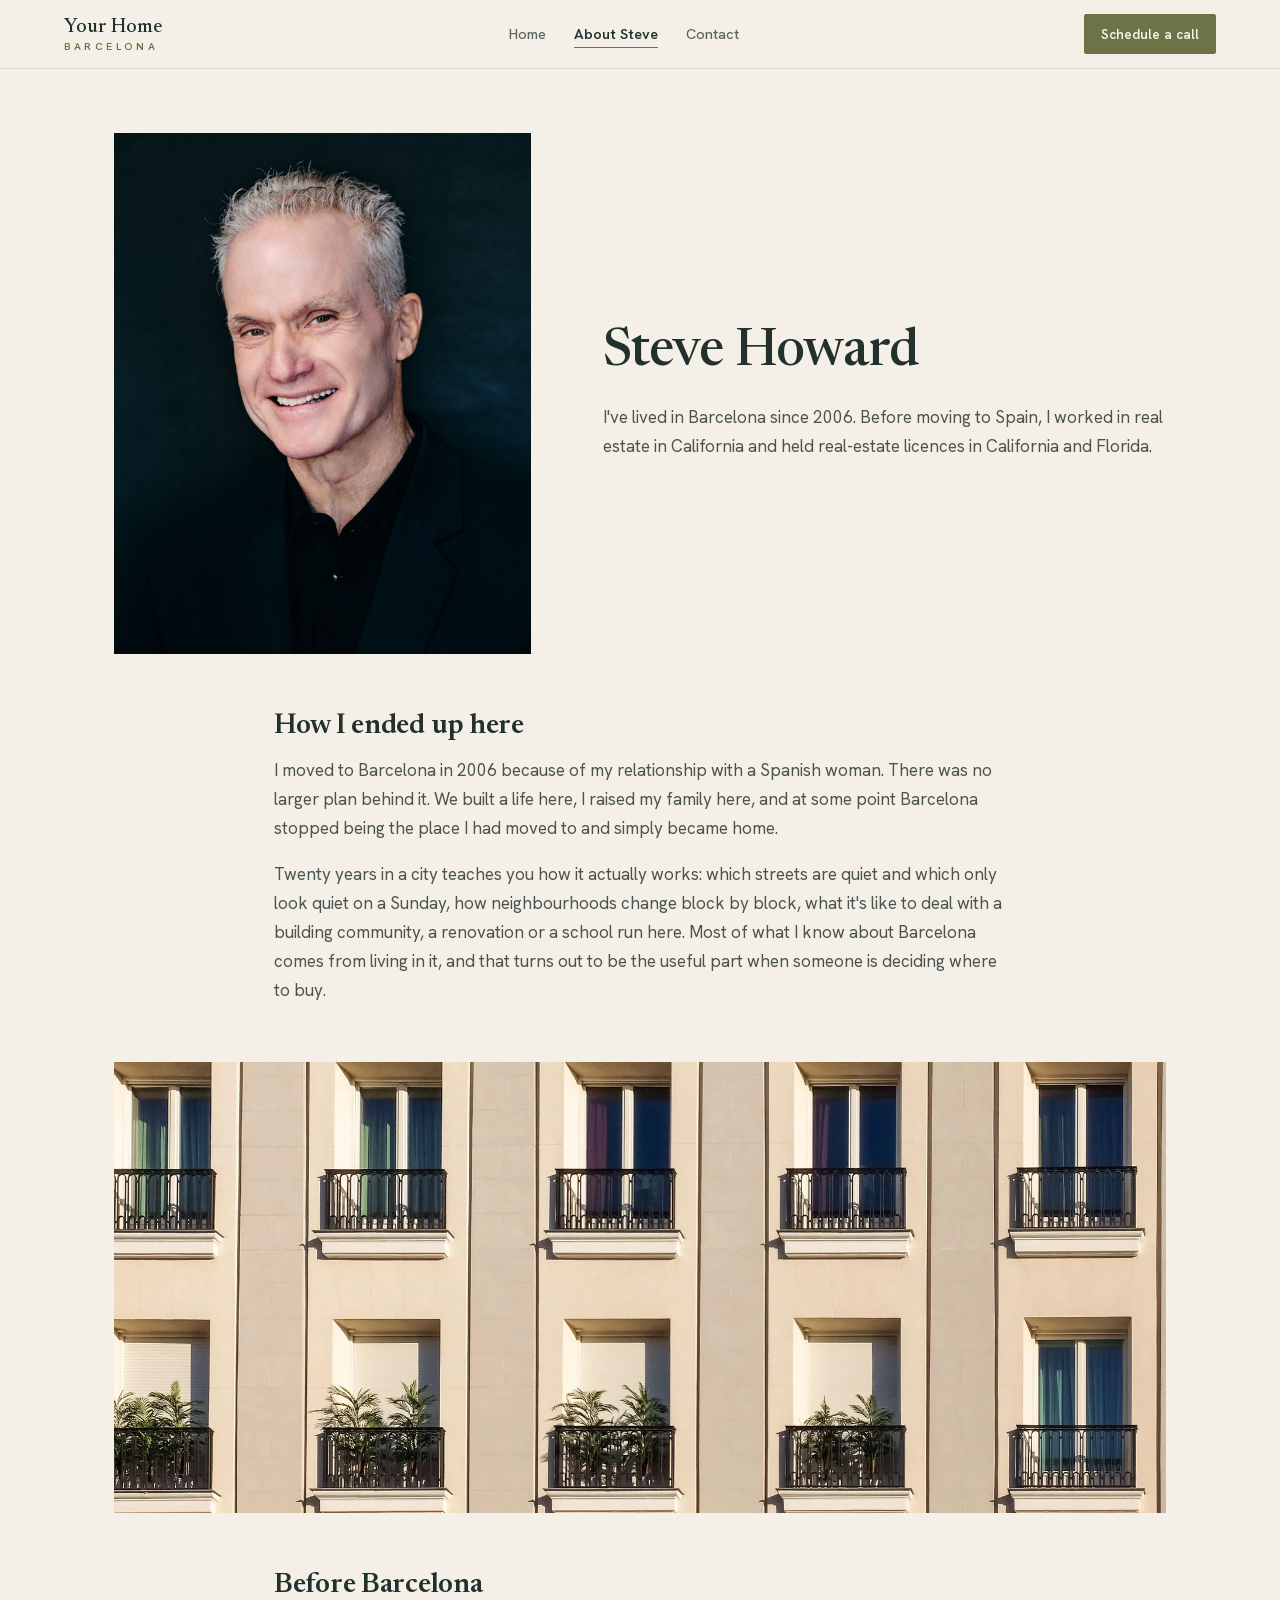
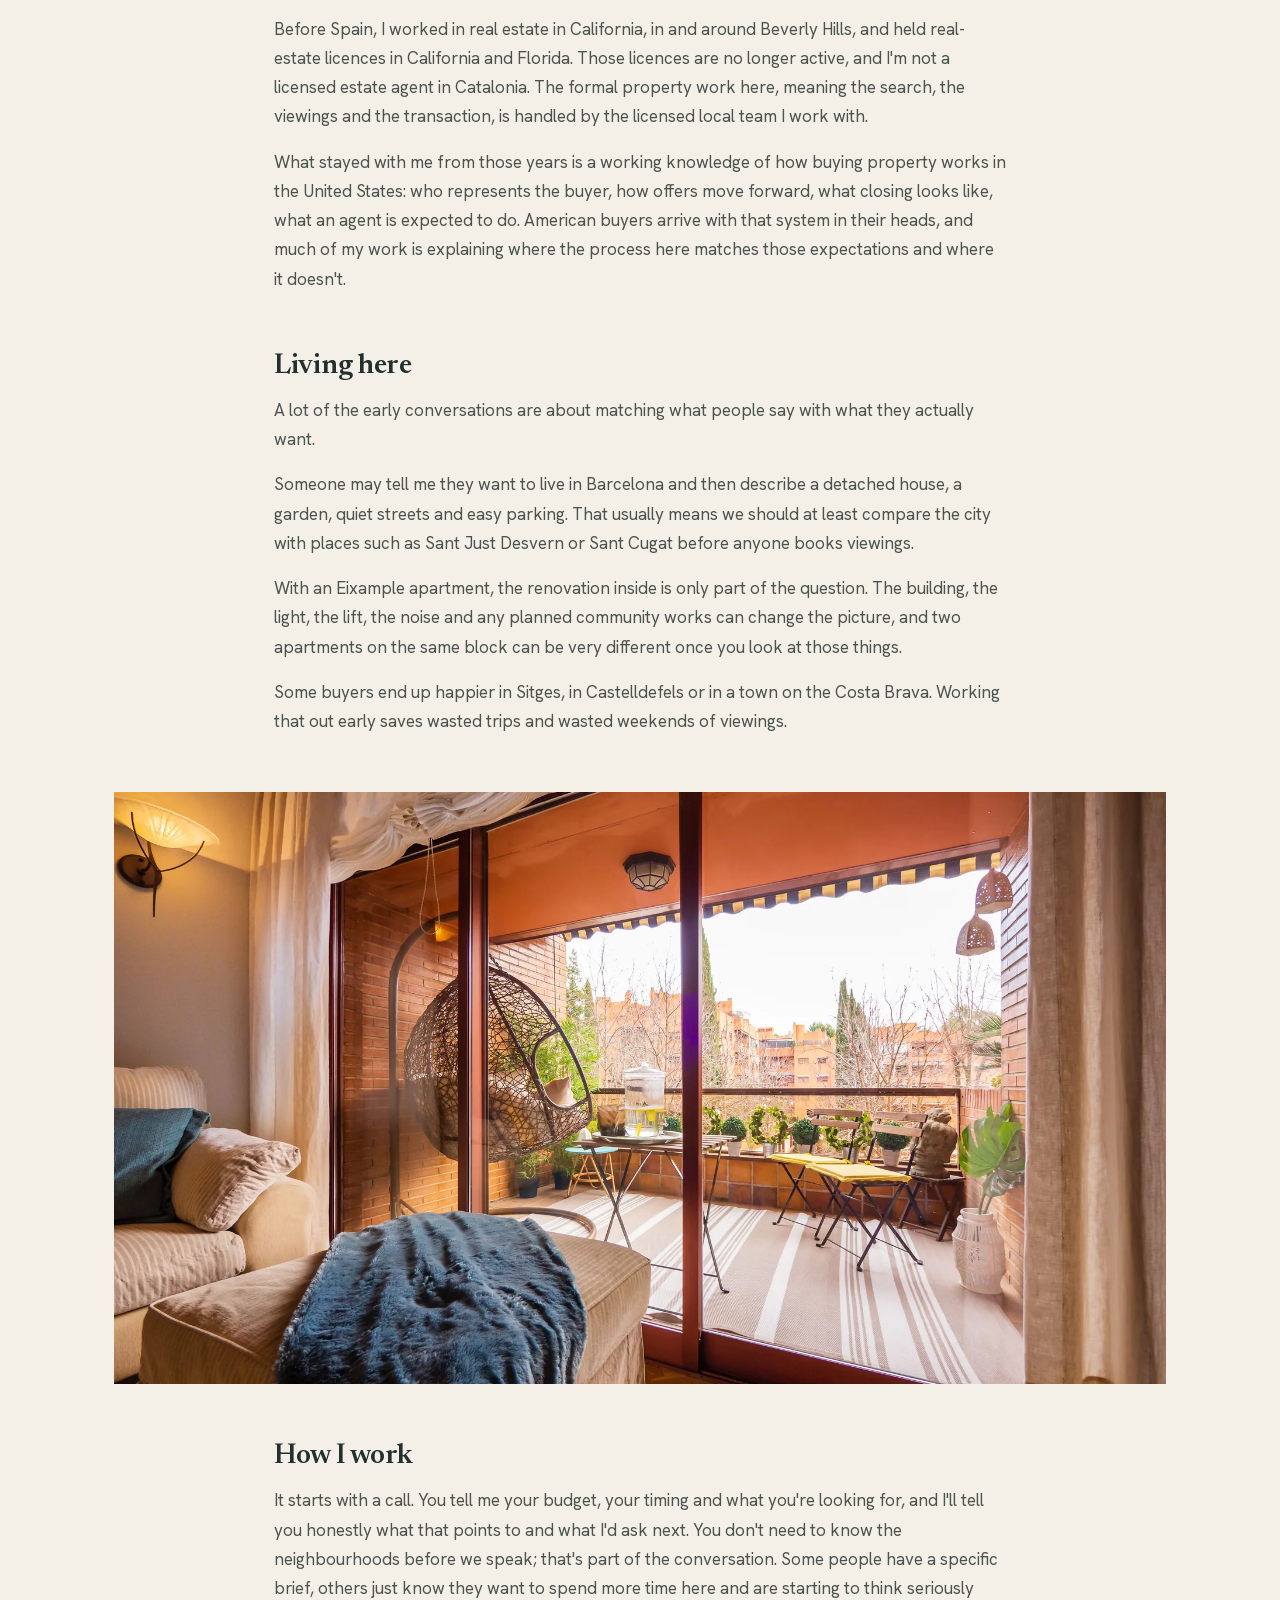
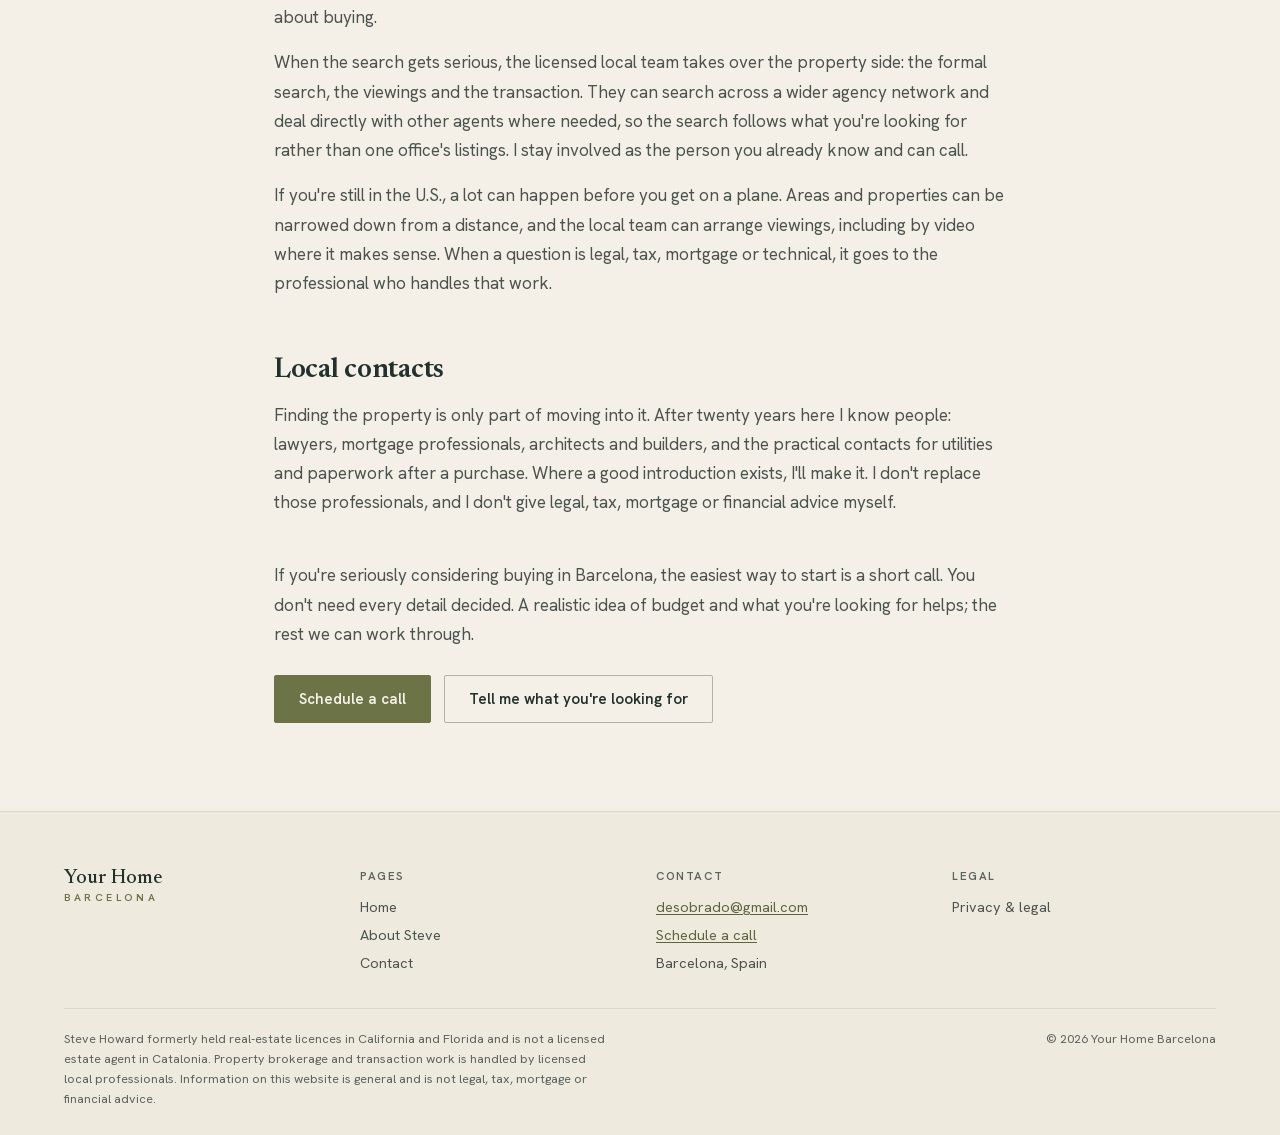
<file: site/about.html>
<!DOCTYPE html>
<html lang="en">
<head>
<meta charset="utf-8">
<meta name="viewport" content="width=device-width, initial-scale=1">
<title>About Steve Howard — Your Home Barcelona</title>
<meta name="description" content="Steve Howard has lived in Barcelona since 2006. He worked in real estate in California, in the Beverly Hills area, and now works with people buying homes in Barcelona alongside a licensed local team.">
<link rel="icon" href="data:image/svg+xml,%3Csvg%20xmlns='http://www.w3.org/2000/svg'%20viewBox='0%200%2064%2064'%3E%3Crect%20width='64'%20height='64'%20rx='11'%20fill='%2322302E'/%3E%3Ctext%20x='32'%20y='41'%20font-family='Georgia,serif'%20font-size='21'%20letter-spacing='1'%20fill='%23EFEADE'%20text-anchor='middle'%3EYHB%3C/text%3E%3C/svg%3E">
<link rel="stylesheet" href="css/style.css?v=10">
</head>
<body class="has-sticky">

<header class="site-header">
  <div class="header-bar">
    <a class="brand" href="index.html" aria-label="Your Home Barcelona — home">
      <span class="brand-name">Your Home</span>
      <span class="brand-sub">Barcelona</span>
    </a>
    <nav class="main-nav" aria-label="Primary">
      <a href="index.html">Home</a>
      <a href="about.html" aria-current="page">About Steve</a>
      <a href="contact.html">Contact</a>
    </nav>
    <div class="header-cta">
      <a class="btn btn-primary" href="contact.html#call" data-track="schedule_call_click">Schedule a call</a>
    </div>
    <button class="nav-toggle" aria-label="Open menu" aria-expanded="false">≡</button>
  </div>
  <div class="mobile-menu">
    <nav aria-label="Mobile">
      <a href="index.html">Home</a>
      <a href="about.html" aria-current="page">About Steve</a>
      <a href="contact.html">Contact</a>
    </nav>
    <a class="btn btn-primary" href="contact.html#call" data-track="schedule_call_click">Schedule a call</a>
  </div>
</header>

<main>

  <section style="max-width: 1100px; margin: 0 auto; padding: clamp(36px, 5vw, 72px) 24px 0;">
    <div class="split center" style="grid-template-columns: 0.85fr 1.15fr;">
      <div style="max-width: 420px;">
        <div class="frame frame-45" style="background: var(--ink);">
          <img src="assets/steve-portrait.jpeg" alt="Steve Howard">
        </div>
      </div>
      <div>
        <h1 class="display" style="margin-bottom: 22px;">Steve Howard</h1>
        <p class="body-copy">I've lived in Barcelona since 2006. Before moving to Spain, I worked in real estate in California and held real-estate licences in California and Florida.</p>
      </div>
    </div>
  </section>

  <article>

    <div class="about-prose">
      <h2>How I ended up here</h2>
      <p>I moved to Barcelona in 2006 because of my relationship with a Spanish woman. There was no larger plan behind it. We built a life here, I raised my family here, and at some point Barcelona stopped being the place I had moved to and simply became home.</p>
      <p>Twenty years in a city teaches you how it actually works: which streets are quiet and which only look quiet on a Sunday, how neighbourhoods change block by block, what it's like to deal with a building community, a renovation or a school run here. Most of what I know about Barcelona comes from living in it, and that turns out to be the useful part when someone is deciding where to buy.</p>
    </div>

    <figure class="about-figure">
      <div class="frame frame-219">
        <img src="assets/classic-balconies.webp" alt="Balconies on a classic Barcelona residential building" loading="lazy">
      </div>
    </figure>

    <div class="about-prose">
      <h2>Before Barcelona</h2>
      <p>Before Spain, I worked in real estate in California, in and around Beverly Hills, and held real-estate licences in California and Florida. Those licences are no longer active, and I'm not a licensed estate agent in Catalonia. The formal property work here, meaning the search, the viewings and the transaction, is handled by the licensed local team I work with.</p>
      <p>What stayed with me from those years is a working knowledge of how buying property works in the United States: who represents the buyer, how offers move forward, what closing looks like, what an agent is expected to do. American buyers arrive with that system in their heads, and much of my work is explaining where the process here matches those expectations and where it doesn't.</p>

      <h2>Living here</h2>
      <p>A lot of the early conversations are about matching what people say with what they actually want.</p>
      <p>Someone may tell me they want to live in Barcelona and then describe a detached house, a garden, quiet streets and easy parking. That usually means we should at least compare the city with places such as Sant Just Desvern or Sant Cugat before anyone books viewings.</p>
      <p>With an Eixample apartment, the renovation inside is only part of the question. The building, the light, the lift, the noise and any planned community works can change the picture, and two apartments on the same block can be very different once you look at those things.</p>
      <p>Some buyers end up happier in Sitges, in Castelldefels or in a town on the Costa Brava. Working that out early saves wasted trips and wasted weekends of viewings.</p>
    </div>

    <figure class="about-figure">
      <div class="frame" style="aspect-ratio: 16 / 9;">
        <img src="assets/lifestyle-balcony.webp" alt="Apartment interior opening onto a balcony" loading="lazy">
      </div>
    </figure>

    <div class="about-prose">
      <h2>How I work</h2>
      <p>It starts with a call. You tell me your budget, your timing and what you're looking for, and I'll tell you honestly what that points to and what I'd ask next. You don't need to know the neighbourhoods before we speak; that's part of the conversation. Some people have a specific brief, others just know they want to spend more time here and are starting to think seriously about buying.</p>
      <p>When the search gets serious, the licensed local team takes over the property side: the formal search, the viewings and the transaction. They can search across a wider agency network and deal directly with other agents where needed, so the search follows what you're looking for rather than one office's listings. I stay involved as the person you already know and can call.</p>
      <p>If you're still in the U.S., a lot can happen before you get on a plane. Areas and properties can be narrowed down from a distance, and the local team can arrange viewings, including by video where it makes sense. When a question is legal, tax, mortgage or technical, it goes to the professional who handles that work.</p>

      <h2>Local contacts</h2>
      <p>Finding the property is only part of moving into it. After twenty years here I know people: lawyers, mortgage professionals, architects and builders, and the practical contacts for utilities and paperwork after a purchase. Where a good introduction exists, I'll make it. I don't replace those professionals, and I don't give legal, tax, mortgage or financial advice myself.</p>

      <p style="margin-top: clamp(32px, 4vw, 44px);">If you're seriously considering buying in Barcelona, the easiest way to start is a short call. You don't need every detail decided. A realistic idea of budget and what you're looking for helps; the rest we can work through.</p>
      <div class="btn-row" style="margin: 26px 0 clamp(48px, 7vw, 88px);">
        <a class="btn btn-primary" href="contact.html#call" data-track="schedule_call_click">Schedule a call</a>
        <a class="btn btn-ghost" href="contact.html#enquiry">Tell me what you're looking for</a>
      </div>
    </div>

  </article>

</main>

<footer class="site-footer">
  <div class="footer-inner">
    <div class="footer-grid">
      <div>
        <div style="display: flex; flex-direction: column; line-height: 1;">
          <span class="brand-name">Your Home</span>
          <span class="brand-sub">Barcelona</span>
        </div>
      </div>
      <div>
        <h3>Pages</h3>
        <nav>
          <a href="index.html">Home</a>
          <a href="about.html">About Steve</a>
          <a href="contact.html">Contact</a>
        </nav>
      </div>
      <div>
        <h3>Contact</h3>
        <div class="footer-contact">
          <a href="mailto:desobrado@gmail.com" data-track="email_click">desobrado@gmail.com</a>
          <a href="contact.html#call" data-track="schedule_call_click">Schedule a call</a>
          <span>Barcelona, Spain</span>
        </div>
      </div>
      <div>
        <h3>Legal</h3>
        <nav>
          <a href="legal.html">Privacy &amp; legal</a>
        </nav>
      </div>
    </div>
    <div class="footer-bottom">
      <p class="disclosure">Steve Howard formerly held real-estate licences in California and Florida and is not a licensed estate agent in Catalonia. Property brokerage and transaction work is handled by licensed local professionals. Information on this website is general and is not legal, tax, mortgage or financial advice.</p>
      <p>© 2026 Your Home Barcelona</p>
    </div>
  </div>
</footer>

<div class="sticky-cta">
  <a class="btn btn-primary" href="contact.html#call" data-track="schedule_call_click">Schedule a call</a>
</div>

<script src="js/main.js?v=5"></script>
</body>
</html>
</file>
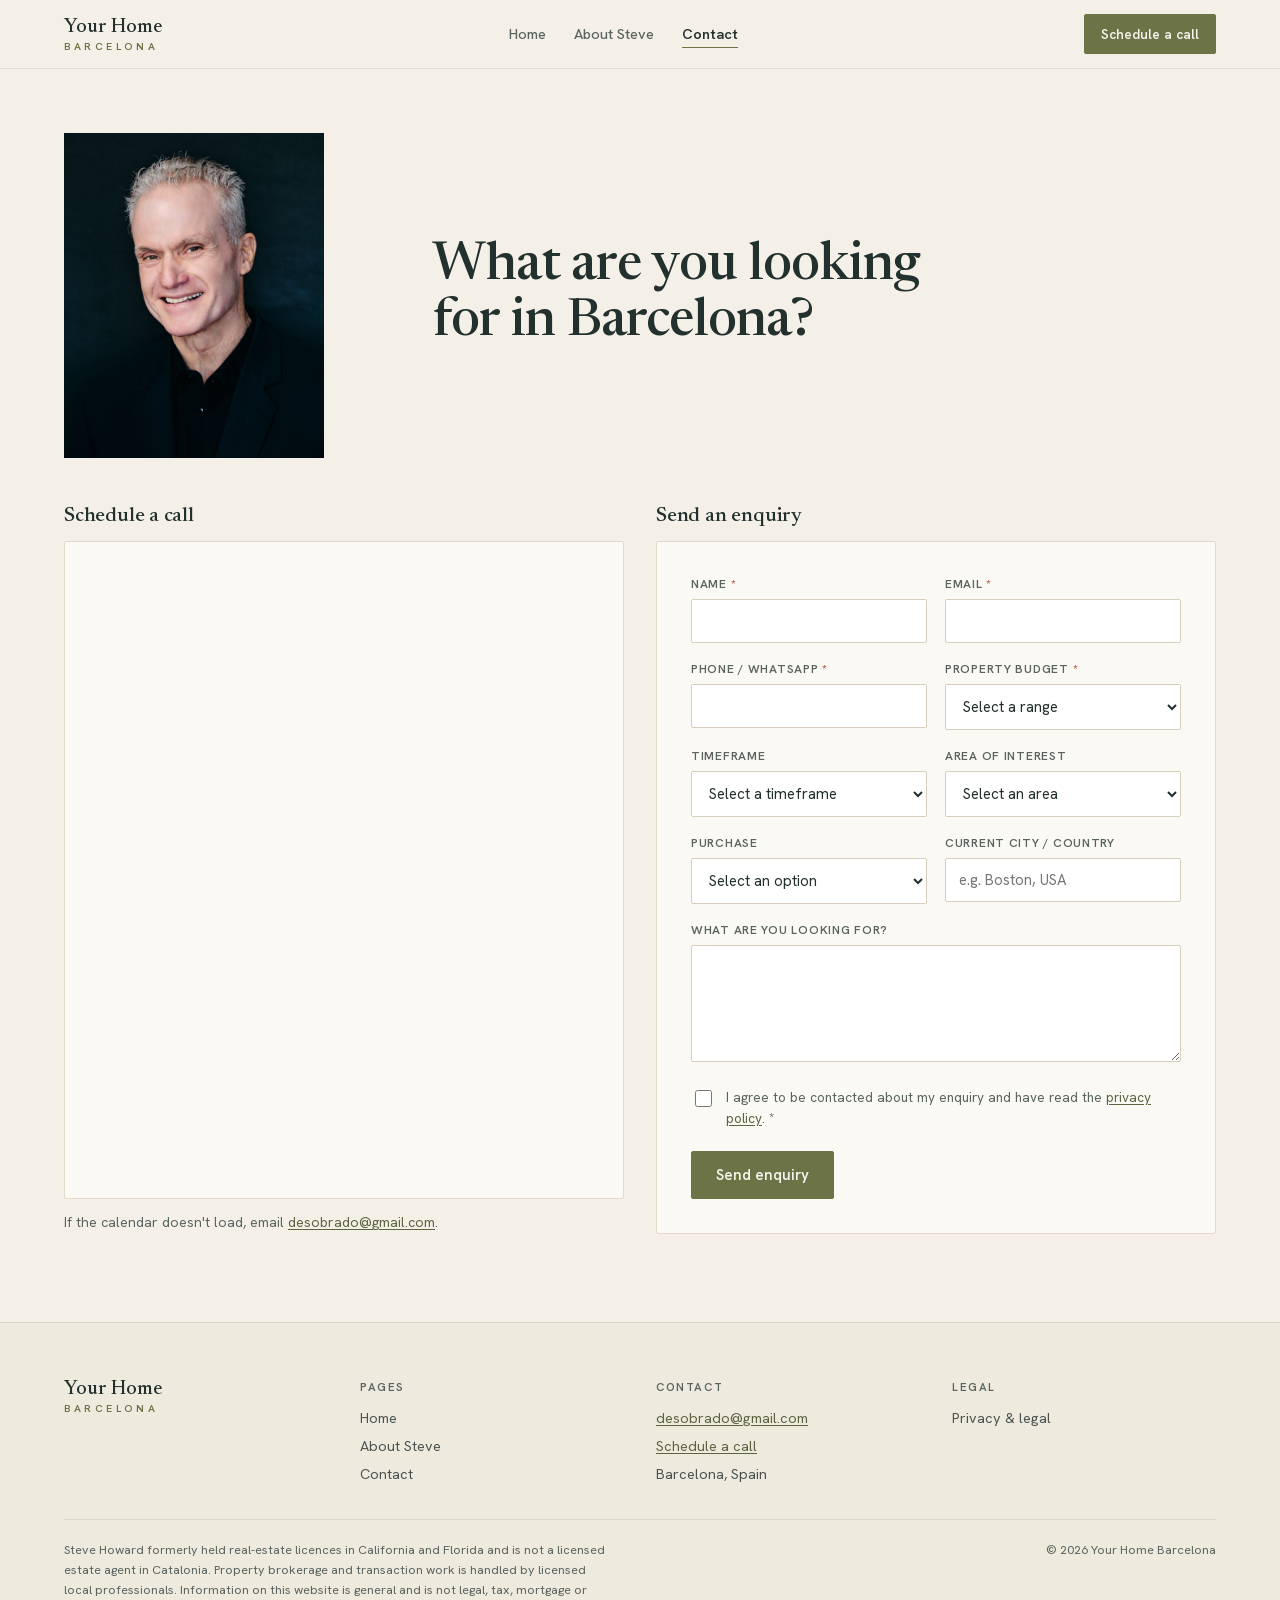
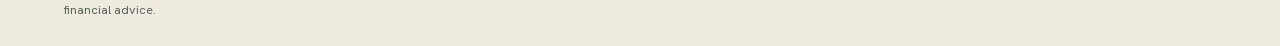
<file: site/contact.html>
<!DOCTYPE html>
<html lang="en">
<head>
<meta charset="utf-8">
<meta name="viewport" content="width=device-width, initial-scale=1">
<title>Contact — Your Home Barcelona</title>
<meta name="description" content="Contact Steve Howard about buying a home in Barcelona. Schedule a call, send an enquiry, or reach him by email.">
<link rel="icon" href="data:image/svg+xml,%3Csvg%20xmlns='http://www.w3.org/2000/svg'%20viewBox='0%200%2064%2064'%3E%3Crect%20width='64'%20height='64'%20rx='11'%20fill='%2322302E'/%3E%3Ctext%20x='32'%20y='41'%20font-family='Georgia,serif'%20font-size='21'%20letter-spacing='1'%20fill='%23EFEADE'%20text-anchor='middle'%3EYHB%3C/text%3E%3C/svg%3E">
<link rel="stylesheet" href="css/style.css?v=10">
</head>
<body>

<header class="site-header">
  <div class="header-bar">
    <a class="brand" href="index.html" aria-label="Your Home Barcelona — home">
      <span class="brand-name">Your Home</span>
      <span class="brand-sub">Barcelona</span>
    </a>
    <nav class="main-nav" aria-label="Primary">
      <a href="index.html">Home</a>
      <a href="about.html">About Steve</a>
      <a href="contact.html" aria-current="page">Contact</a>
    </nav>
    <div class="header-cta">
      <a class="btn btn-primary" href="#call" data-track="schedule_call_click">Schedule a call</a>
    </div>
    <button class="nav-toggle" aria-label="Open menu" aria-expanded="false">≡</button>
  </div>
  <div class="mobile-menu">
    <nav aria-label="Mobile">
      <a href="index.html">Home</a>
      <a href="about.html">About Steve</a>
      <a href="contact.html" aria-current="page">Contact</a>
    </nav>
    <a class="btn btn-primary" href="#call" data-track="schedule_call_click">Schedule a call</a>
  </div>
</header>

<main>

  <section style="max-width: 1200px; margin: 0 auto; padding: clamp(36px, 5vw, 64px) 24px clamp(48px, 7vw, 88px);">
    <div class="split center" style="grid-template-columns: 0.55fr 1.45fr; margin-bottom: clamp(32px, 4vw, 48px);">
      <div style="max-width: 260px;">
        <div class="frame frame-45" style="background: var(--ink);">
          <img src="assets/steve-portrait.jpeg" alt="Steve Howard">
        </div>
      </div>
      <div>
        <h1 class="display">What are you looking for in Barcelona?</h1>
      </div>
    </div>

    <div class="two-up">
      <div class="option" id="call" style="scroll-margin-top: 80px;">
        <h2 class="option-title">Schedule a call</h2>
        <div class="booking-embed">
          <div id="cal-inline-contact"></div>
        </div>
        <p class="small-note">If the calendar doesn't load, email <a href="mailto:desobrado@gmail.com" data-track="email_click">desobrado@gmail.com</a>.</p>
      </div>

      <div class="option" id="enquiry" style="scroll-margin-top: 80px;">
        <h2 class="option-title">Send an enquiry</h2>
        <div class="lead-form-wrap">
        <form novalidate>
          <div class="form-grid">
            <div class="field" data-field="name">
              <label for="lf-name">Name <span class="req">*</span></label>
              <input id="lf-name" name="name" type="text" autocomplete="name">
              <span class="error-msg" role="alert"></span>
            </div>
            <div class="field" data-field="email">
              <label for="lf-email">Email <span class="req">*</span></label>
              <input id="lf-email" name="email" type="email" autocomplete="email">
              <span class="error-msg" role="alert"></span>
            </div>
            <div class="field" data-field="phone">
              <label for="lf-phone">Phone / WhatsApp <span class="req">*</span></label>
              <input id="lf-phone" name="phone" type="tel" autocomplete="tel">
              <span class="error-msg" role="alert"></span>
            </div>
            <div class="field" data-field="budget">
              <label for="lf-budget">Property budget <span class="req">*</span></label>
              <select id="lf-budget" name="budget">
                <option value="">Select a range</option>
                <option>€1M–€3M</option>
                <option>€3M–€5M</option>
                <option>€5M+</option>
              </select>
              <span class="error-msg" role="alert"></span>
            </div>
            <div class="field" data-field="timeframe">
              <label for="lf-timeframe">Timeframe</label>
              <select id="lf-timeframe" name="timeframe">
                <option value="">Select a timeframe</option>
                <option>0–3 months</option>
                <option>3–6 months</option>
                <option>6–12 months</option>
                <option>12+ months</option>
                <option>Not sure yet</option>
              </select>
            </div>
            <div class="field" data-field="area">
              <label for="lf-area">Area of interest</label>
              <select id="lf-area" name="area">
                <option value="">Select an area</option>
                <option>Barcelona</option>
                <option>Metropolitan Barcelona</option>
                <option>Sitges / Castelldefels</option>
                <option>Costa Brava</option>
                <option>Not sure yet</option>
              </select>
            </div>
            <div class="field" data-field="purchase">
              <label for="lf-purchase">Purchase</label>
              <select id="lf-purchase" name="purchase">
                <option value="">Select an option</option>
                <option>Cash</option>
                <option>Financing</option>
                <option>Not sure yet</option>
              </select>
            </div>
            <div class="field" data-field="location">
              <label for="lf-location">Current city / country</label>
              <input id="lf-location" name="location" type="text" placeholder="e.g. Boston, USA">
            </div>
            <div class="field full" data-field="message">
              <label for="lf-message">What are you looking for?</label>
              <textarea id="lf-message" name="message" rows="4"></textarea>
            </div>
          </div>
          <div class="consent-row">
            <input id="lf-consent" name="consent" type="checkbox">
            <label for="lf-consent">I agree to be contacted about my enquiry and have read the <a href="legal.html">privacy policy</a>. <span class="req">*</span></label>
          </div>
          <span class="consent-error" role="alert">Please confirm you agree to be contacted.</span>
          <div class="form-alert" role="alert">Please check the highlighted fields.</div>
          <div class="form-actions">
            <button type="submit" class="btn btn-primary">Send enquiry</button>
          </div>
        </form>
        <div class="form-success" role="status">
          <h3>Thanks. Your enquiry is ready to send.</h3>
          <p>Your email app should have opened with the enquiry addressed to me. Press send there and I'll get back to you. If it didn't open, email <a href="mailto:desobrado@gmail.com" data-track="email_click">desobrado@gmail.com</a>.</p>
          <button type="button" class="btn btn-ghost send-another">Send another</button>
        </div>
        </div>
      </div>
    </div>
  </section>

</main>

<footer class="site-footer">
  <div class="footer-inner">
    <div class="footer-grid">
      <div>
        <div style="display: flex; flex-direction: column; line-height: 1;">
          <span class="brand-name">Your Home</span>
          <span class="brand-sub">Barcelona</span>
        </div>
      </div>
      <div>
        <h3>Pages</h3>
        <nav>
          <a href="index.html">Home</a>
          <a href="about.html">About Steve</a>
          <a href="contact.html">Contact</a>
        </nav>
      </div>
      <div>
        <h3>Contact</h3>
        <div class="footer-contact">
          <a href="mailto:desobrado@gmail.com" data-track="email_click">desobrado@gmail.com</a>
          <a href="#call" data-track="schedule_call_click">Schedule a call</a>
          <span>Barcelona, Spain</span>
        </div>
      </div>
      <div>
        <h3>Legal</h3>
        <nav>
          <a href="legal.html">Privacy &amp; legal</a>
        </nav>
      </div>
    </div>
    <div class="footer-bottom">
      <p class="disclosure">Steve Howard formerly held real-estate licences in California and Florida and is not a licensed estate agent in Catalonia. Property brokerage and transaction work is handled by licensed local professionals. Information on this website is general and is not legal, tax, mortgage or financial advice.</p>
      <p>© 2026 Your Home Barcelona</p>
    </div>
  </div>
</footer>

<script src="js/main.js?v=5"></script>

<!-- Cal inline embed code begins -->
<script type="text/javascript">
  (function (C, A, L) { let p = function (a, ar) { a.q.push(ar); }; let d = C.document; C.Cal = C.Cal || function () { let cal = C.Cal; let ar = arguments; if (!cal.loaded) { cal.ns = {}; cal.q = cal.q || []; d.head.appendChild(d.createElement("script")).src = A; cal.loaded = true; } if (ar[0] === L) { const api = function () { p(api, arguments); }; const namespace = ar[1]; api.q = api.q || []; if(typeof namespace === "string"){cal.ns[namespace] = cal.ns[namespace] || api;p(cal.ns[namespace], ar);p(cal, ["initNamespace", namespace]);} else p(cal, ar); return;} p(cal, ar); }; })(window, "https://app.cal.com/embed/embed.js", "init");
Cal("init", "meet", {origin:"https://app.cal.com"});
Cal.config = Cal.config || {};
Cal.config.forwardQueryParams = true;

  Cal.ns.meet("inline", {
    elementOrSelector:"#cal-inline-contact",
    config: {"layout":"month_view","useSlotsViewOnSmallScreen":"true","theme":"light"},
    calLink: "steve-howard/meet",
  });

  Cal.ns.meet("ui", {"theme":"light","cssVarsPerTheme":{"light":{"cal-brand":"#6B7347"},"dark":{"cal-brand":"#a7b083"}},"hideEventTypeDetails":false,"layout":"month_view"});
</script>
<!-- Cal inline embed code ends -->
</body>
</html>
</file>
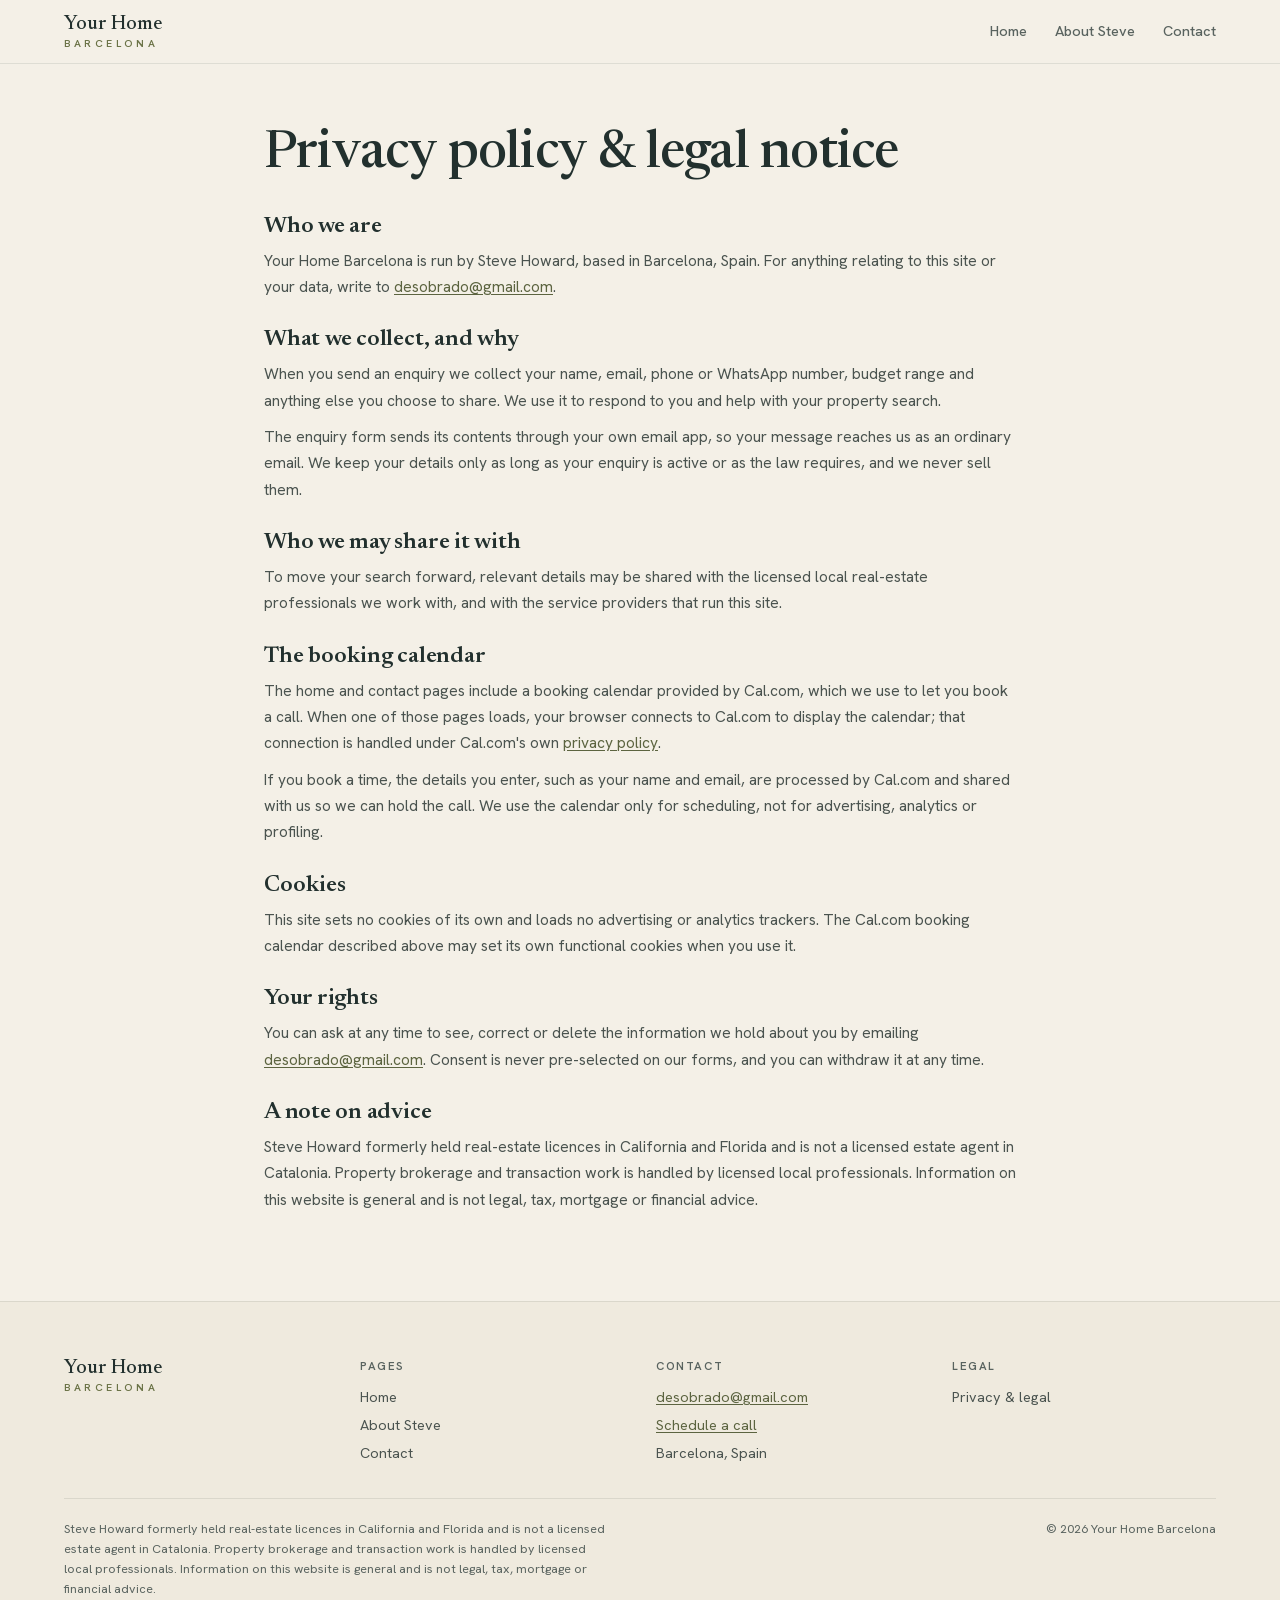
<file: site/legal.html>
<!DOCTYPE html>
<html lang="en">
<head>
<meta charset="utf-8">
<meta name="viewport" content="width=device-width, initial-scale=1">
<title>Privacy &amp; legal — Your Home Barcelona</title>
<meta name="description" content="Privacy policy and legal notice for Your Home Barcelona.">
<meta name="robots" content="noindex">
<link rel="icon" href="data:image/svg+xml,%3Csvg%20xmlns='http://www.w3.org/2000/svg'%20viewBox='0%200%2064%2064'%3E%3Crect%20width='64'%20height='64'%20rx='11'%20fill='%2322302E'/%3E%3Ctext%20x='32'%20y='41'%20font-family='Georgia,serif'%20font-size='21'%20letter-spacing='1'%20fill='%23EFEADE'%20text-anchor='middle'%3EYHB%3C/text%3E%3C/svg%3E">
<link rel="stylesheet" href="css/style.css?v=10">
</head>
<body>

<header class="site-header">
  <div class="header-bar">
    <a class="brand" href="index.html" aria-label="Your Home Barcelona — home">
      <span class="brand-name">Your Home</span>
      <span class="brand-sub">Barcelona</span>
    </a>
    <nav class="main-nav" aria-label="Primary">
      <a href="index.html">Home</a>
      <a href="about.html">About Steve</a>
      <a href="contact.html">Contact</a>
    </nav>
    <button class="nav-toggle" aria-label="Open menu" aria-expanded="false">≡</button>
  </div>
  <div class="mobile-menu">
    <nav aria-label="Mobile">
      <a href="index.html">Home</a>
      <a href="about.html">About Steve</a>
      <a href="contact.html">Contact</a>
    </nav>
  </div>
</header>

<main>

  <section style="max-width: 800px; margin: 0 auto; padding: clamp(36px, 5vw, 72px) 24px clamp(48px, 7vw, 88px);">
    <h1 class="display" style="margin-bottom: 32px;">Privacy policy &amp; legal notice</h1>

    <div class="legal-body">
      <div>
        <h2>Who we are</h2>
        <p>Your Home Barcelona is run by Steve Howard, based in Barcelona, Spain. For anything relating to this site or your data, write to <a href="mailto:desobrado@gmail.com">desobrado@gmail.com</a>.</p>
      </div>

      <div>
        <h2>What we collect, and why</h2>
        <p>When you send an enquiry we collect your name, email, phone or WhatsApp number, budget range and anything else you choose to share. We use it to respond to you and help with your property search.</p>
        <p>The enquiry form sends its contents through your own email app, so your message reaches us as an ordinary email. We keep your details only as long as your enquiry is active or as the law requires, and we never sell them.</p>
      </div>

      <div>
        <h2>Who we may share it with</h2>
        <p>To move your search forward, relevant details may be shared with the licensed local real-estate professionals we work with, and with the service providers that run this site.</p>
      </div>

      <div>
        <h2>The booking calendar</h2>
        <p>The home and contact pages include a booking calendar provided by Cal.com, which we use to let you book a call. When one of those pages loads, your browser connects to Cal.com to display the calendar; that connection is handled under Cal.com's own <a href="https://cal.com/privacy" rel="noopener">privacy policy</a>.</p>
        <p>If you book a time, the details you enter, such as your name and email, are processed by Cal.com and shared with us so we can hold the call. We use the calendar only for scheduling, not for advertising, analytics or profiling.</p>
      </div>

      <div>
        <h2>Cookies</h2>
        <p>This site sets no cookies of its own and loads no advertising or analytics trackers. The Cal.com booking calendar described above may set its own functional cookies when you use it.</p>
      </div>

      <div>
        <h2>Your rights</h2>
        <p>You can ask at any time to see, correct or delete the information we hold about you by emailing <a href="mailto:desobrado@gmail.com">desobrado@gmail.com</a>. Consent is never pre-selected on our forms, and you can withdraw it at any time.</p>
      </div>

      <div>
        <h2>A note on advice</h2>
        <p>Steve Howard formerly held real-estate licences in California and Florida and is not a licensed estate agent in Catalonia. Property brokerage and transaction work is handled by licensed local professionals. Information on this website is general and is not legal, tax, mortgage or financial advice.</p>
      </div>
    </div>
  </section>

</main>

<footer class="site-footer">
  <div class="footer-inner">
    <div class="footer-grid">
      <div>
        <div style="display: flex; flex-direction: column; line-height: 1;">
          <span class="brand-name">Your Home</span>
          <span class="brand-sub">Barcelona</span>
        </div>
      </div>
      <div>
        <h3>Pages</h3>
        <nav>
          <a href="index.html">Home</a>
          <a href="about.html">About Steve</a>
          <a href="contact.html">Contact</a>
        </nav>
      </div>
      <div>
        <h3>Contact</h3>
        <div class="footer-contact">
          <a href="mailto:desobrado@gmail.com" data-track="email_click">desobrado@gmail.com</a>
          <a href="contact.html#call" data-track="schedule_call_click">Schedule a call</a>
          <span>Barcelona, Spain</span>
        </div>
      </div>
      <div>
        <h3>Legal</h3>
        <nav>
          <a href="legal.html">Privacy &amp; legal</a>
        </nav>
      </div>
    </div>
    <div class="footer-bottom">
      <p class="disclosure">Steve Howard formerly held real-estate licences in California and Florida and is not a licensed estate agent in Catalonia. Property brokerage and transaction work is handled by licensed local professionals. Information on this website is general and is not legal, tax, mortgage or financial advice.</p>
      <p>© 2026 Your Home Barcelona</p>
    </div>
  </div>
</footer>

<script src="js/main.js?v=5"></script>
</body>
</html>
</file>
<file: site/css/style.css>
/* Your Home Barcelona */

/* Self-hosted fonts (variable weight axes; no external font requests) */

/* Hanken Grotesk — latin-ext */
@font-face {
  font-family: 'Hanken Grotesk';
  font-style: normal;
  font-weight: 400 700;
  font-display: swap;
  src: url(../fonts/hanken-grotesk-latin-ext.woff2) format('woff2');
  unicode-range: U+0100-02BA, U+02BD-02C5, U+02C7-02CC, U+02CE-02D7, U+02DD-02FF, U+0304, U+0308, U+0329, U+1D00-1DBF, U+1E00-1E9F, U+1EF2-1EFF, U+2020, U+20A0-20AB, U+20AD-20C0, U+2113, U+2C60-2C7F, U+A720-A7FF;
}
/* Hanken Grotesk — latin */
@font-face {
  font-family: 'Hanken Grotesk';
  font-style: normal;
  font-weight: 400 700;
  font-display: swap;
  src: url(../fonts/hanken-grotesk-latin.woff2) format('woff2');
  unicode-range: U+0000-00FF, U+0131, U+0152-0153, U+02BB-02BC, U+02C6, U+02DA, U+02DC, U+0304, U+0308, U+0329, U+2000-206F, U+20AC, U+2122, U+2191, U+2193, U+2212, U+2215, U+FEFF, U+FFFD;
}
/* Newsreader — latin-ext */
@font-face {
  font-family: 'Newsreader';
  font-style: normal;
  font-weight: 400 600;
  font-display: swap;
  src: url(../fonts/newsreader-latin-ext.woff2) format('woff2');
  unicode-range: U+0100-02BA, U+02BD-02C5, U+02C7-02CC, U+02CE-02D7, U+02DD-02FF, U+0304, U+0308, U+0329, U+1D00-1DBF, U+1E00-1E9F, U+1EF2-1EFF, U+2020, U+20A0-20AB, U+20AD-20C0, U+2113, U+2C60-2C7F, U+A720-A7FF;
}
/* Newsreader — latin */
@font-face {
  font-family: 'Newsreader';
  font-style: normal;
  font-weight: 400 600;
  font-display: swap;
  src: url(../fonts/newsreader-latin.woff2) format('woff2');
  unicode-range: U+0000-00FF, U+0131, U+0152-0153, U+02BB-02BC, U+02C6, U+02DA, U+02DC, U+0304, U+0308, U+0329, U+2000-206F, U+20AC, U+2122, U+2191, U+2193, U+2212, U+2215, U+FEFF, U+FFFD;
}

:root {
  --bg: #F4F0E7;
  --bg-alt: #EFEADE;
  --card: #FBF9F3;
  --ink: #22302E;
  --ink-soft: #4a534f;
  --muted: #59635F;
  --faint: #8a8f86;
  --olive: #6B7347;
  --olive-dark: #5c6440;
  --line: rgba(34, 48, 46, 0.16);
  --line-soft: rgba(34, 48, 46, 0.1);
  --serif: 'Newsreader', Georgia, serif;
  --sans: 'Hanken Grotesk', -apple-system, sans-serif;
}

* { box-sizing: border-box; }

html { scroll-behavior: smooth; }
@media (prefers-reduced-motion: reduce) {
  html { scroll-behavior: auto; }
  *, *::before, *::after { transition: none !important; animation: none !important; }
}

body {
  margin: 0;
  background: var(--bg);
  color: var(--ink);
  font-family: var(--sans);
  -webkit-font-smoothing: antialiased;
  text-rendering: optimizeLegibility;
}

::selection { background: var(--olive); color: #F7F4EC; }

img { display: block; max-width: 100%; }

a { color: var(--olive-dark); text-decoration: underline; text-underline-offset: 2px; }
a:hover { color: #4a5136; }

:focus-visible { outline: 2px solid var(--olive); outline-offset: 2px; }

/* ---------- type ---------- */

h1, h2, h3 { font-family: var(--serif); font-weight: 500; letter-spacing: -0.01em; margin: 0; }

.display {
  font-size: clamp(32px, 4.4vw, 52px);
  line-height: 1.06;
  letter-spacing: -0.015em;
  text-wrap: balance;
}

.title {
  font-size: clamp(25px, 3vw, 36px);
  line-height: 1.1;
  text-wrap: balance;
}

.lede {
  font-size: clamp(16px, 1.4vw, 18px);
  line-height: 1.62;
  color: var(--muted);
}

.body-copy { font-size: 17px; line-height: 1.7; color: var(--ink-soft); margin: 0 0 18px; }
.body-copy:last-child { margin-bottom: 0; }

/* ---------- buttons ---------- */

.btn {
  display: inline-block;
  font-family: var(--sans);
  font-size: 15px;
  font-weight: 600;
  border-radius: 2px;
  padding: 13px 24px;
  cursor: pointer;
  text-decoration: none;
  transition: background 0.15s ease, border-color 0.15s ease;
}

.btn-primary {
  color: #F7F4EC;
  background: var(--olive);
  border: 1px solid var(--olive);
}
.btn-primary:hover { background: var(--olive-dark); color: #F7F4EC; }

.btn-ghost {
  color: var(--ink);
  background: transparent;
  border: 1px solid rgba(34, 48, 46, 0.32);
}
.btn-ghost:hover { border-color: var(--ink); color: var(--ink); }

.btn-row { display: flex; flex-wrap: wrap; gap: 13px; align-items: center; }

.text-link { font-size: 15px; font-weight: 500; }

/* ---------- header ---------- */

.site-header {
  position: sticky;
  top: 0;
  z-index: 60;
  background: var(--bg);
  border-bottom: 1px solid var(--line-soft);
}

.header-bar {
  max-width: 1200px;
  margin: 0 auto;
  padding: 14px 24px;
  display: flex;
  align-items: center;
  justify-content: space-between;
  gap: 24px;
}

.brand { display: flex; flex-direction: column; line-height: 1; text-decoration: none; }
.brand-name { font-family: var(--serif); font-size: 20px; font-weight: 500; color: var(--ink); }
.brand-sub {
  font-size: 10.5px;
  font-weight: 600;
  letter-spacing: 0.34em;
  text-transform: uppercase;
  color: var(--olive);
  margin-top: 4px;
}

.main-nav { display: flex; align-items: center; gap: 28px; }

.main-nav a {
  font-size: 14.5px;
  font-weight: 500;
  color: var(--muted);
  text-decoration: none;
  border-bottom: 1px solid transparent;
  padding: 4px 0;
}
.main-nav a:hover { color: var(--ink); }
.main-nav a[aria-current="page"] { color: var(--ink); font-weight: 600; border-bottom-color: var(--olive); }

.header-cta .btn { font-size: 13.5px; padding: 10px 16px; }

.nav-toggle {
  display: none;
  align-items: center;
  justify-content: center;
  width: 42px;
  height: 42px;
  background: transparent;
  border: 1px solid rgba(34, 48, 46, 0.25);
  border-radius: 2px;
  color: var(--ink);
  font-size: 18px;
  cursor: pointer;
}

.mobile-menu { display: none; border-top: 1px solid var(--line-soft); background: var(--bg); padding: 12px 24px 22px; }
.site-header.nav-open .mobile-menu { display: block; }

.mobile-menu nav { display: flex; flex-direction: column; }
.mobile-menu nav a {
  font-size: 17px;
  font-weight: 500;
  color: var(--ink);
  text-decoration: none;
  border-bottom: 1px solid var(--line-soft);
  padding: 14px 0;
}
.mobile-menu nav a[aria-current="page"] { color: var(--olive); font-weight: 600; }
.mobile-menu .btn { display: block; text-align: center; margin-top: 18px; }

/* ---------- layout ---------- */

.section { max-width: 1200px; margin: 0 auto; padding: clamp(48px, 7vw, 88px) 24px; }

.split { display: grid; grid-template-columns: 1fr 1fr; gap: clamp(32px, 6vw, 72px); align-items: start; }
.split.center { align-items: center; }

.rule { border: none; border-top: 1px solid var(--line-soft); margin: 0; }
.rule-wrap { max-width: 1200px; margin: 0 auto; padding: 0 24px; }

.frame { overflow: hidden; background: #e6ddcb; }
.frame img { width: 100%; height: 100%; object-fit: cover; }
.frame-45 { aspect-ratio: 4 / 5; }
.frame-32 { aspect-ratio: 3 / 2; }
.frame-1611 { aspect-ratio: 16 / 11; }
.frame-219 { aspect-ratio: 21 / 9; }

/* ---------- hero ---------- */

.hero {
  max-width: 1200px;
  margin: 0 auto;
  padding: clamp(32px, 5vw, 72px) 24px clamp(40px, 6vw, 72px);
  display: grid;
  grid-template-columns: 1.05fr 0.95fr;
  gap: clamp(28px, 5vw, 64px);
  align-items: center;
}

.hero .lede { margin: 22px 0 0; max-width: 52ch; }
.hero .btn-row { margin-top: 30px; }

/* ---------- facts strip ---------- */

.trust-strip { border-top: 1px solid var(--line-soft); border-bottom: 1px solid var(--line-soft); }
.trust-strip .inner {
  max-width: 1200px;
  margin: 0 auto;
  padding: 16px 24px;
  display: flex;
}
.trust-strip p {
  font-size: 14px;
  font-weight: 500;
  color: #3a453f;
  margin: 0;
  padding: 4px 28px 4px 0;
}
.trust-strip p + p { border-left: 1px solid var(--line-soft); padding-left: 28px; }

@media (max-width: 1020px) {
  .trust-strip .inner { display: grid; grid-template-columns: 1fr 1fr; gap: 6px 24px; }
  .trust-strip p { padding: 4px 0; }
  .trust-strip p + p { border-left: none; padding-left: 0; }
}

/* ---------- buying insights ---------- */

.insights {
  display: grid;
  grid-template-columns: 1fr 1fr;
  gap: 0 clamp(36px, 5vw, 72px);
  border-top: 1px solid var(--line);
  margin-top: clamp(24px, 3vw, 36px);
}
.insights > div { padding: clamp(24px, 3vw, 32px) 0; border-bottom: 1px solid var(--line-soft); }
.insights h3 { font-size: 21px; line-height: 1.2; margin: 0 0 10px; }
.insights p { font-size: 15.5px; line-height: 1.68; color: var(--ink-soft); margin: 0; }

/* ---------- how it works ---------- */

.steps {
  display: grid;
  grid-template-columns: repeat(4, 1fr);
  gap: clamp(24px, 3vw, 44px);
  border-top: 1px solid var(--line);
  padding-top: clamp(28px, 3vw, 40px);
  margin-top: clamp(24px, 3vw, 36px);
}
.steps .num { font-family: var(--serif); font-size: 15px; color: var(--olive); letter-spacing: 0.1em; }
.steps h3 { font-size: 20px; line-height: 1.2; margin: 12px 0 10px; }
.steps p { font-size: 14.5px; line-height: 1.6; color: var(--muted); margin: 0; }

/* ---------- areas ---------- */

.area-feature {
  display: grid;
  grid-template-columns: 1.15fr 0.85fr;
  gap: clamp(24px, 4vw, 48px);
  align-items: center;
  margin-bottom: clamp(32px, 4vw, 48px);
}
.area-feature.reverse { grid-template-columns: 0.85fr 1.15fr; }
.area-feature.reverse .frame { order: 2; }
.area-feature h3 { font-size: clamp(24px, 2.8vw, 30px); margin-bottom: 12px; }
.area-feature p { font-size: 16px; line-height: 1.68; color: var(--ink-soft); margin: 0; }

.area-grid { display: grid; grid-template-columns: 1fr 1fr; gap: clamp(24px, 3vw, 40px); }
.area-grid h3 { font-size: 21px; margin: 16px 0 8px; }
.area-grid p { font-size: 15px; line-height: 1.65; color: var(--muted); margin: 0; }

/* ---------- early questions ---------- */

.early-qs {
  list-style: none;
  margin: clamp(24px, 3vw, 36px) 0 0;
  padding: 0;
  display: grid;
  grid-template-columns: 1fr 1fr;
  gap: 0 clamp(36px, 5vw, 72px);
  border-top: 1px solid var(--line);
}
.early-qs li {
  font-family: var(--serif);
  font-size: clamp(18px, 1.8vw, 21px);
  line-height: 1.35;
  color: var(--ink);
  padding: 17px 0;
  border-bottom: 1px solid var(--line-soft);
}

/* ---------- FAQ ---------- */

.faq { display: grid; border-top: 1px solid var(--line); margin-top: clamp(24px, 3vw, 36px); }
.faq > div { padding: clamp(22px, 3vw, 30px) 0; border-bottom: 1px solid var(--line-soft); }
.faq h3 { font-size: clamp(19px, 2.1vw, 23px); font-weight: 600; line-height: 1.25; margin: 0 0 9px; }
.faq p { font-size: 16px; line-height: 1.68; color: var(--ink-soft); margin: 0; max-width: 72ch; }

.small-note { font-size: 14px; line-height: 1.62; color: var(--muted); }

/* ---------- booking embed ---------- */

.booking-embed {
  background: var(--card);
  border: 1px solid #E2D9C8;
  border-radius: 2px;
  overflow: hidden;
}
.booking-embed > div { width: 100%; height: 100%; overflow: auto; }

/* ---------- form ---------- */

.lead-form-wrap { background: var(--card); border: 1px solid #E2D9C8; border-radius: 2px; padding: clamp(22px, 3.4vw, 34px); }

.form-grid { display: grid; grid-template-columns: repeat(auto-fit, minmax(220px, 1fr)); gap: 18px; }
.form-grid .full { grid-column: 1 / -1; }

.field label {
  display: block;
  font-size: 12px;
  font-weight: 600;
  letter-spacing: 0.06em;
  text-transform: uppercase;
  color: var(--muted);
  margin-bottom: 7px;
}
.field .req { color: #B24A32; }

.field input[type="text"],
.field input[type="email"],
.field input[type="tel"],
.field select,
.field textarea {
  width: 100%;
  font-family: var(--sans);
  font-size: 15px;
  color: var(--ink);
  background: #fff;
  border: 1px solid #D8CEBC;
  border-radius: 2px;
  padding: 11px 13px;
}
.field textarea { line-height: 1.55; resize: vertical; }
.field input:focus, .field select:focus, .field textarea:focus {
  border-color: var(--olive);
  outline: 2px solid rgba(107, 115, 71, 0.25);
  outline-offset: 0;
}

.field .error-msg { display: none; font-size: 13px; color: #B24A32; margin-top: 6px; }
.field.invalid .error-msg { display: block; }
.field.invalid input, .field.invalid select { border-color: #B24A32; }

.consent-row { display: flex; gap: 11px; align-items: flex-start; margin-top: 20px; }
.consent-row input { margin-top: 3px; width: 17px; height: 17px; accent-color: var(--olive); flex: 0 0 auto; }
.consent-row label { font-size: 13.5px; line-height: 1.55; color: var(--muted); }
.consent-error { display: none; font-size: 13px; color: #B24A32; margin-top: 6px; }

.form-alert {
  display: none;
  font-size: 13.5px;
  color: #B24A32;
  margin-top: 14px;
  background: rgba(178, 74, 50, 0.08);
  border: 1px solid rgba(178, 74, 50, 0.25);
  border-radius: 2px;
  padding: 10px 12px;
}

.form-actions { display: flex; flex-wrap: wrap; align-items: center; gap: 12px; margin-top: 22px; }

.form-success { display: none; }
.form-success h3 { font-size: clamp(21px, 2.4vw, 26px); line-height: 1.2; margin: 0 0 10px; }
.form-success p { font-size: 16px; line-height: 1.65; color: var(--muted); margin: 0 0 22px; }

.lead-form-wrap.success form { display: none; }
.lead-form-wrap.success .form-success { display: block; }

/* calendar and form as two equal columns */
.two-up { display: grid; grid-template-columns: 1fr 1fr; gap: clamp(20px, 3vw, 32px); align-items: stretch; }
.two-up .option { display: flex; flex-direction: column; min-width: 0; }
.two-up .option-title { font-size: 21px; margin: 0 0 14px; }
.two-up .lead-form-wrap { flex: 1; }
.two-up .booking-embed { flex: 1; min-height: 620px; }
.two-up .small-note { margin: 12px 0 0; }

@media (max-width: 860px) {
  .two-up { grid-template-columns: 1fr; }
  .two-up .booking-embed { min-height: 560px; height: 80vh; }
}

/* ---------- about (editorial prose) ---------- */

.about-prose { max-width: 780px; margin: 0 auto; padding: 0 24px; }
.about-prose h2 {
  font-size: clamp(22px, 2.4vw, 28px);
  font-weight: 600;
  line-height: 1.15;
  margin: clamp(40px, 5vw, 56px) 0 14px;
}
.about-prose p { font-size: 17px; line-height: 1.72; color: var(--ink-soft); margin: 0 0 16px; }
.about-prose p:last-child { margin-bottom: 0; }

.about-figure { max-width: 1100px; margin: clamp(40px, 5vw, 56px) auto 0; padding: 0 24px; }

/* ---------- legal ---------- */

.legal-body { display: grid; gap: 28px; }
.legal-body h2 { font-size: 23px; font-weight: 600; margin: 0 0 10px; }
.legal-body p { font-size: 15.5px; line-height: 1.7; color: var(--ink-soft); margin: 0 0 10px; }
.legal-body p:last-child { margin-bottom: 0; }

/* ---------- footer ---------- */

.site-footer { background: var(--bg-alt); border-top: 1px solid var(--line-soft); }
.footer-inner { max-width: 1200px; margin: 0 auto; padding: clamp(40px, 5vw, 56px) 24px 26px; }
.footer-grid { display: grid; grid-template-columns: repeat(auto-fit, minmax(180px, 1fr)); gap: 32px; }

.footer-grid h3 {
  font-family: var(--sans);
  font-size: 11.5px;
  font-weight: 600;
  letter-spacing: 0.14em;
  text-transform: uppercase;
  color: var(--muted);
  margin: 0 0 14px;
}
.footer-grid nav { display: flex; flex-direction: column; gap: 9px; align-items: flex-start; }
.footer-grid nav a, .footer-contact span { font-size: 14.5px; color: var(--ink-soft); text-decoration: none; }
.footer-grid nav a:hover { color: var(--ink); }
.footer-contact { display: flex; flex-direction: column; gap: 9px; align-items: flex-start; }
.footer-contact a { font-size: 14.5px; }

.footer-bottom {
  border-top: 1px solid var(--line-soft);
  margin-top: 36px;
  padding-top: 20px;
  display: flex;
  flex-wrap: wrap;
  gap: 10px 24px;
  justify-content: space-between;
}
.footer-bottom p { font-size: 12.5px; line-height: 1.6; color: var(--muted); margin: 0; }
.footer-bottom .disclosure { max-width: 78ch; }

/* ---------- sticky mobile action ---------- */

.sticky-cta {
  position: fixed;
  bottom: 0;
  left: 0;
  right: 0;
  z-index: 70;
  display: none;
  gap: 10px;
  background: var(--bg);
  border-top: 1px solid var(--line);
  padding: 10px 16px calc(10px + env(safe-area-inset-bottom, 0px));
}
.sticky-cta .btn { flex: 1 1 auto; text-align: center; padding: 12px 16px; }

@media (max-width: 700px) {
  .sticky-cta { display: flex; }
  body.has-sticky { padding-bottom: 76px; }
}

/* ---------- responsive ---------- */

@media (max-width: 900px) {
  .main-nav, .header-cta { display: none; }
  .nav-toggle { display: inline-flex; }
}

@media (max-width: 860px) {
  /* !important so per-page inline column ratios collapse on small screens */
  .hero, .split, .area-feature { grid-template-columns: 1fr !important; }
  .hero { padding-top: 24px; }
  .hero .hero-media { order: -1; }
  .area-feature.reverse .frame { order: 0; }
  .steps { grid-template-columns: 1fr; gap: 26px; }
  .insights, .early-qs, .area-grid { grid-template-columns: 1fr; }
  .insights > div { padding: 20px 0; }
}

@media (max-width: 560px) {
  .trust-strip .inner { grid-template-columns: 1fr; gap: 0; padding: 10px 24px; }
  .trust-strip p { padding: 9px 0; }
  .trust-strip p + p { border-top: 1px solid var(--line-soft); }
  .btn-row .btn { flex: 1 1 auto; text-align: center; }
}
</file>
